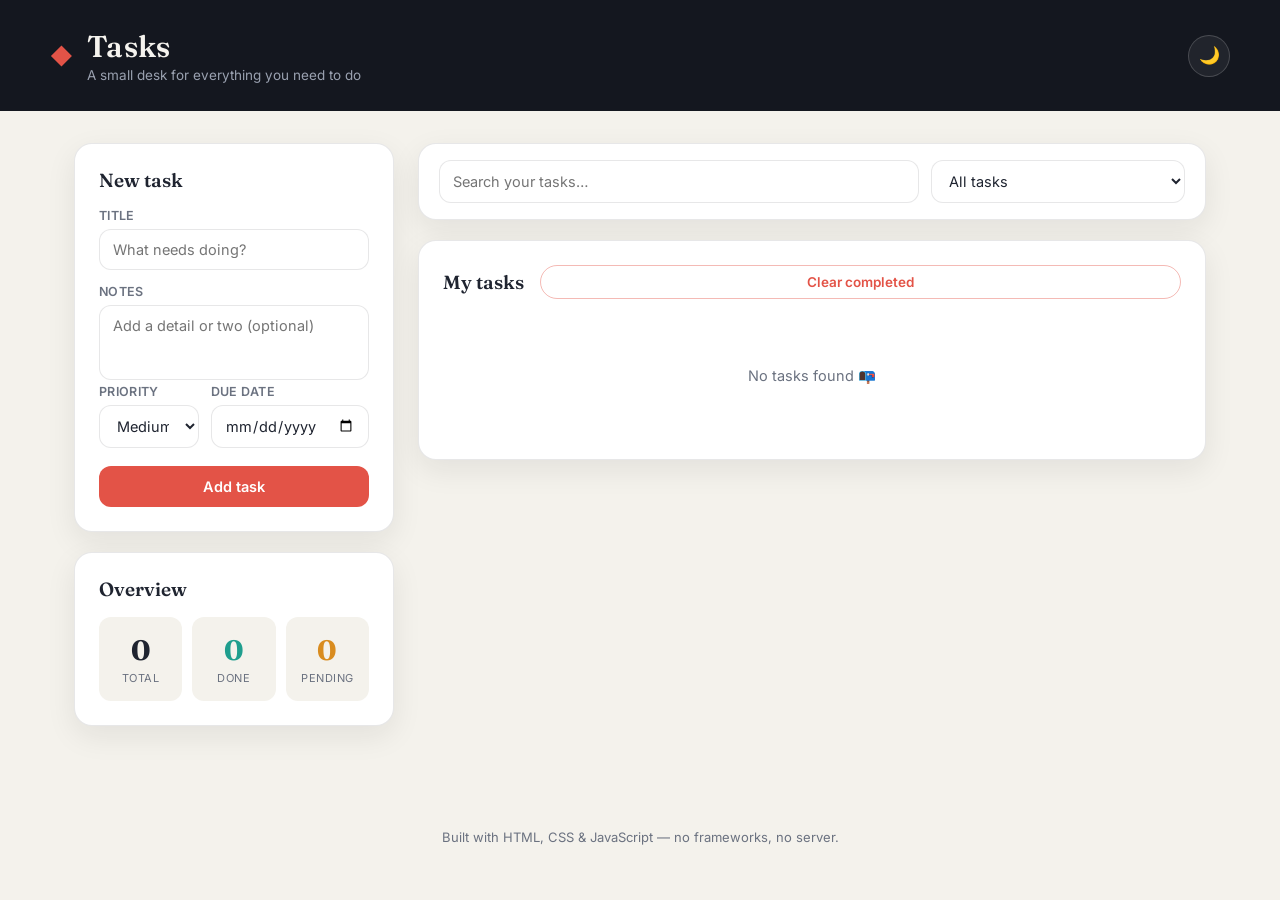
<file: AdvancedTaskManager/index.html>
<!DOCTYPE html>
<html lang="en">
<head>
<meta charset="UTF-8">
<meta name="viewport" content="width=device-width, initial-scale=1.0">
<title>Tasks — Advanced Task Manager</title>
<link rel="preconnect" href="https://fonts.googleapis.com">
<link rel="preconnect" href="https://fonts.gstatic.com" crossorigin>
<link href="https://fonts.googleapis.com/css2?family=Fraunces:opsz,wght@9..144,400;9..144,600;9..144,700&family=Inter:wght@400;500;600;700&display=swap" rel="stylesheet">
<link rel="stylesheet" href="style.css">
</head>
<body>

  <!-- ================= TOP BAR ================= -->
  <header class="topbar">
    <div class="topbar-inner">
      <div class="brand">
        <span class="brand-mark">◆</span>
        <div>
          <h1>Tasks</h1>
          <p class="brand-sub">A small desk for everything you need to do</p>
        </div>
      </div>
      <button id="darkModeToggle" class="theme-btn" aria-label="Toggle dark mode">
        <span class="theme-icon">🌙</span>
      </button>
    </div>
  </header>

  <main class="layout">

    <!-- ================= SIDEBAR ================= -->
    <aside class="sidebar">

      <section class="panel">
        <h2 class="panel-title">New task</h2>

        <label for="taskTitle">Title</label>
        <input type="text" id="taskTitle" placeholder="What needs doing?">

        <label for="taskDescription">Notes</label>
        <textarea id="taskDescription" rows="3" placeholder="Add a detail or two (optional)"></textarea>

        <div class="field-row">
          <div class="field-col">
            <label for="priority">Priority</label>
            <select id="priority">
              <option value="High">High</option>
              <option value="Medium" selected>Medium</option>
              <option value="Low">Low</option>
            </select>
          </div>
          <div class="field-col">
            <label for="dueDate">Due date</label>
            <input type="date" id="dueDate">
          </div>
        </div>

        <div class="button-group">
          <button id="addTaskButton" class="btn btn-primary">Add task</button>
          <button id="updateTaskButton" class="btn btn-warning">Save changes</button>
        </div>
      </section>

      <section class="panel stats-panel">
        <h2 class="panel-title">Overview</h2>
        <div class="stat-grid">
          <div class="stat-tile">
            <span class="stat-number" id="totalTasks">0</span>
            <span class="stat-label">Total</span>
          </div>
          <div class="stat-tile">
            <span class="stat-number stat-done" id="completedTasks">0</span>
            <span class="stat-label">Done</span>
          </div>
          <div class="stat-tile">
            <span class="stat-number stat-pending" id="pendingTasks">0</span>
            <span class="stat-label">Pending</span>
          </div>
        </div>
      </section>

    </aside>

    <!-- ================= MAIN COLUMN ================= -->
    <section class="main-col">

      <section class="panel toolbar-panel">
        <input type="text" id="searchBox" placeholder="Search your tasks…">
        <select id="filter">
          <option value="All">All tasks</option>
          <option value="Completed">Completed</option>
          <option value="Pending">Pending</option>
          <option value="High">High priority</option>
          <option value="Medium">Medium priority</option>
          <option value="Low">Low priority</option>
        </select>
      </section>

      <section class="panel list-panel">
        <div class="list-header">
          <h2 class="panel-title">My tasks</h2>
          <button id="clearCompleted" class="btn btn-danger-ghost">Clear completed</button>
        </div>

        <ul id="taskContainer" class="task-grid"></ul>
      </section>

    </section>

  </main>

  <footer class="page-footer">
    <p>Built with HTML, CSS &amp; JavaScript — no frameworks, no server.</p>
  </footer>

  <script src="script.js"></script>
</body>
</html>
</file>
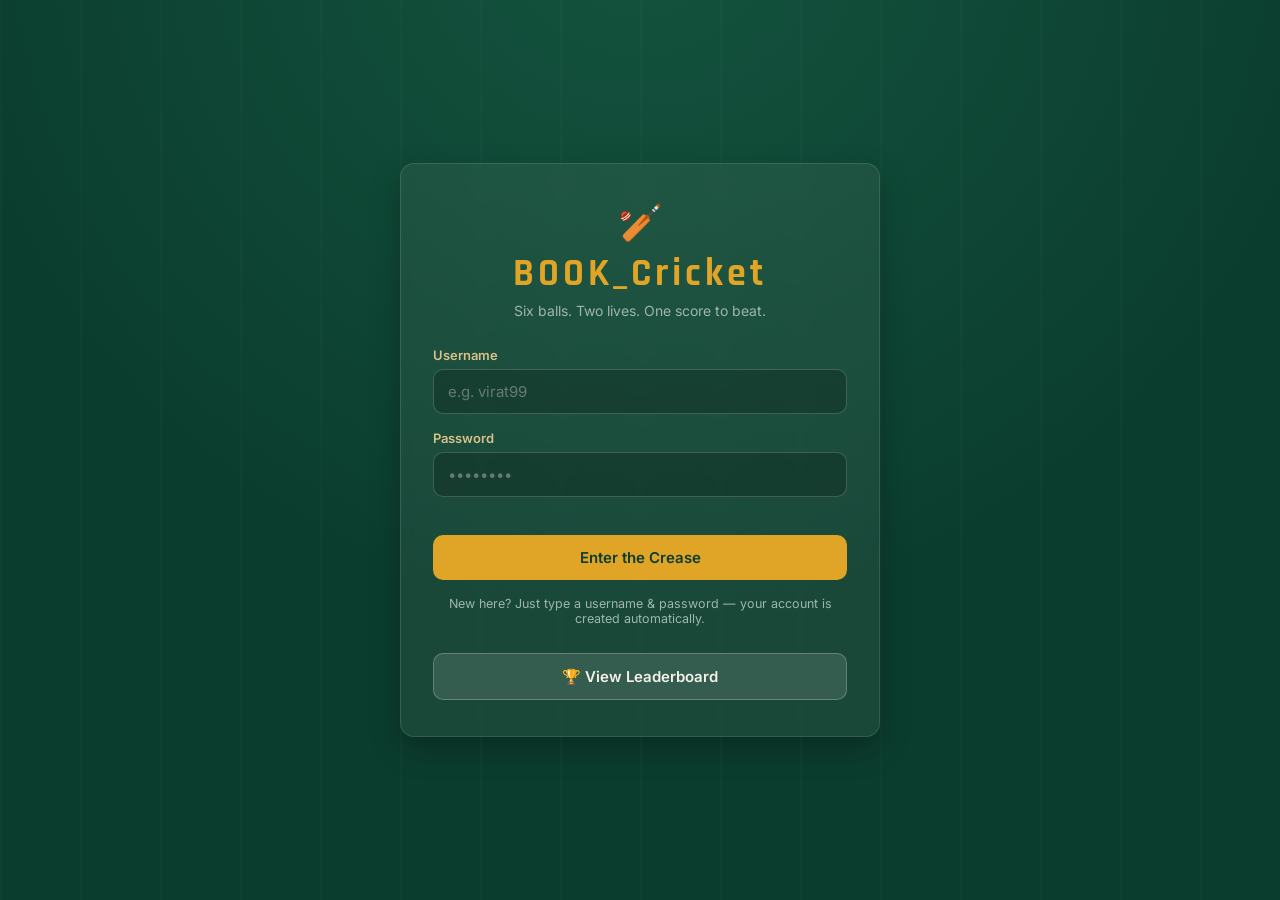
<file: Book_Cricket/index.html>
<!DOCTYPE html>
<html lang="en">
<head>
<meta charset="UTF-8" />
<meta name="viewport" content="width=device-width, initial-scale=1.0" />
<title>Book — Cricket Score Challenge</title>
<link rel="preconnect" href="https://fonts.googleapis.com">
<link rel="preconnect" href="https://fonts.gstatic.com" crossorigin>
<link href="https://fonts.googleapis.com/css2?family=Rajdhani:wght@500;600;700&family=Inter:wght@400;500;600;700&display=swap" rel="stylesheet">
<link rel="stylesheet" href="style.css" />
</head>
<body>

  <!-- ================= LOGIN SCREEN ================= -->
  <section id="login-screen" class="screen active">
    <div class="login-card">
      <div class="brand">
        <span class="brand-ball">🏏</span>
        <h1>BOOK_Cricket</h1>
        <p class="brand-sub">Six balls. Two lives. One score to beat.</p>
      </div>

      <form id="login-form" autocomplete="off">
        <label class="field">
          <span>Username</span>
          <input type="text" id="username" placeholder="e.g. virat99" required />
        </label>
        <label class="field">
          <span>Password</span>
          <input type="password" id="password" placeholder="••••••••" required />
        </label>
        <p id="login-error" class="error-text"></p>
        <button type="submit" class="btn btn-primary">Enter the Crease</button>
      </form>
      <p class="hint">New here? Just type a username &amp; password — your account is created automatically.</p>
      <button type="button" id="login-lb-btn" class="btn btn-secondary lb-trigger-btn">🏆 View Leaderboard</button>
    </div>
  </section>

  <!-- ================= GAME SCREEN ================= -->
  <section id="game-screen" class="screen">
    <header class="topbar">
      <div class="player-chip">
        <span class="dot"></span>
        <span id="player-name">Player</span>
      </div>
      <button id="logout-btn" class="btn btn-ghost">Exit</button>
    </header>

    <div class="scoreboard">
      <div class="stat">
        <span class="stat-value" id="score-value">0</span>
        <span class="stat-label">Runs</span>
      </div>
      <div class="stat-divider"></div>
      <div class="stat">
        <span class="stat-value" id="balls-value">0/6</span>
        <span class="stat-label">Balls</span>
      </div>
      <div class="stat-divider"></div>
      <div class="stat">
        <span class="stat-value" id="outs-value">0/2</span>
        <span class="stat-label">Outs</span>
      </div>
    </div>

    <div class="balls-track" id="balls-track" aria-label="Ball-by-ball results"></div>

    <p id="warning-banner" class="warning-banner hidden">⚠ One chance left — next OUT ends your innings</p>

    <div class="play-area">
      <button id="bowl-btn" class="bowl-btn">
        <span class="bowl-icon">🎯</span>
        <span>Face the Ball</span>
      </button>
      <p id="ball-result" class="ball-result"></p>
    </div>

    <div id="result-panel" class="result-panel hidden">
      <h2 id="result-title">Innings Over</h2>
      <p id="result-score">You scored <strong>0</strong> runs</p>
      <div class="result-actions">
        <button id="try-again-btn" class="btn btn-primary">Try Again</button>
        <button id="view-leaderboard-btn" class="btn btn-secondary">View Leaderboard</button>
      </div>
    </div>
  </section>

  <!-- ================= LEADERBOARD SCREEN ================= -->
  <section id="leaderboard-screen" class="screen">
    <header class="topbar">
      <h2 class="lb-title">🏆 Leaderboard</h2>
      <button id="leaderboard-back-btn" class="btn btn-ghost">Back</button>
    </header>

    <div class="lb-wrap">
      <table class="lb-table">
        <thead>
          <tr>
            <th>Rank</th>
            <th>Player</th>
            <th>Last Score</th>
            <th></th>
          </tr>
        </thead>
        <tbody id="lb-body"></tbody>
      </table>
      <p id="lb-empty" class="lb-empty hidden">No innings played yet. Be the first on the board!</p>
    </div>

    <button id="clear-lb-btn" class="btn btn-danger-outline">Clear All Data</button>
  </section>

  <script src="script.js"></script>
</body>
</html>
</file>
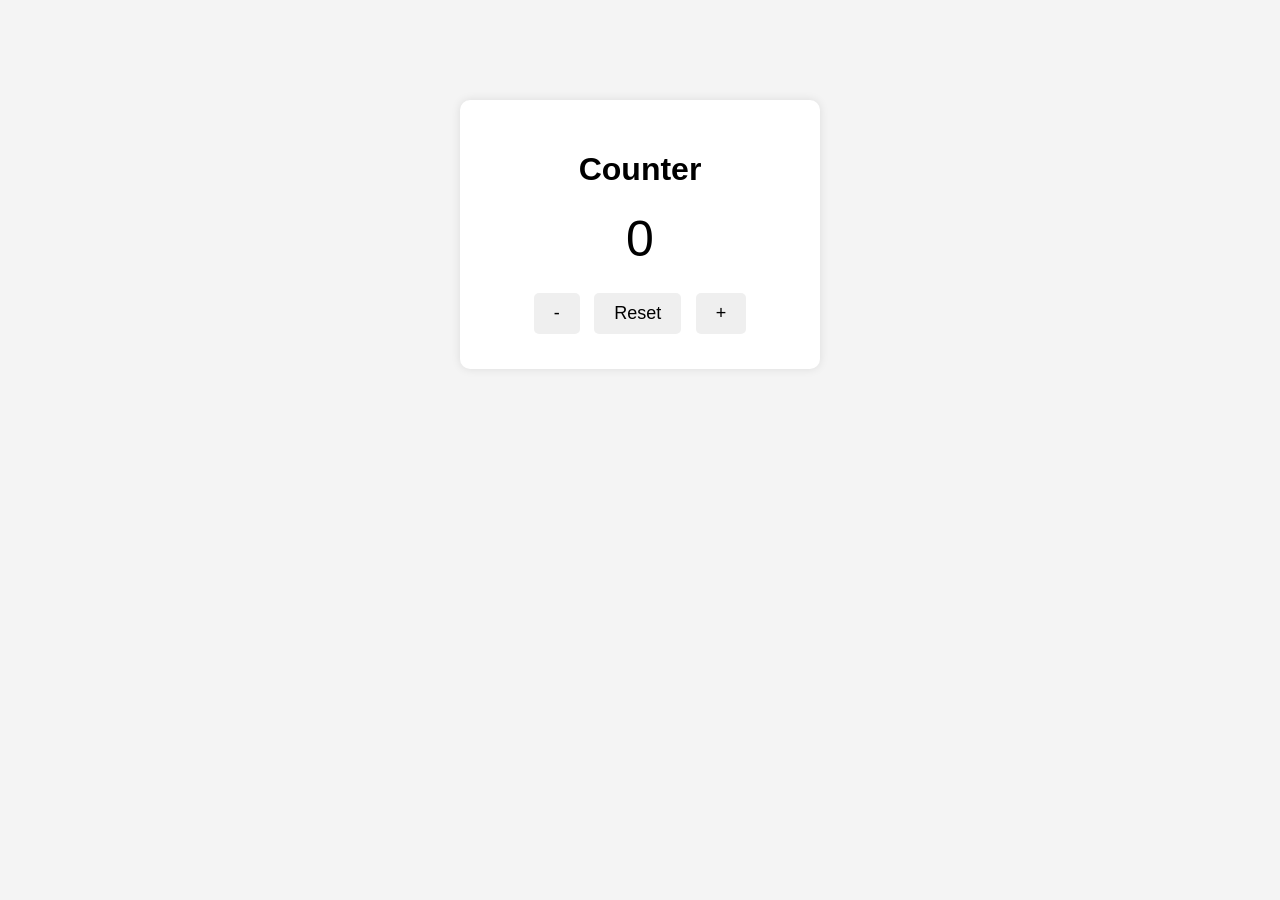
<file: Counter/index.html>
<!DOCTYPE html>
<html lang="en">
<head>
  <meta charset="UTF-8">
  <title>Counter App</title>
  <link rel="stylesheet" href="style.css">
</head>
<body>

  <div class="container">
    <h1>Counter</h1>
    
    <p id="count">0</p>

    <div class="buttons">
      <button onclick="decrease()">-</button>
      <button onclick="reset()">Reset</button>
      <button onclick="increase()">+</button>
    </div>
  </div>

  <script src="script.js"></script>
</body>
</html>
</file>
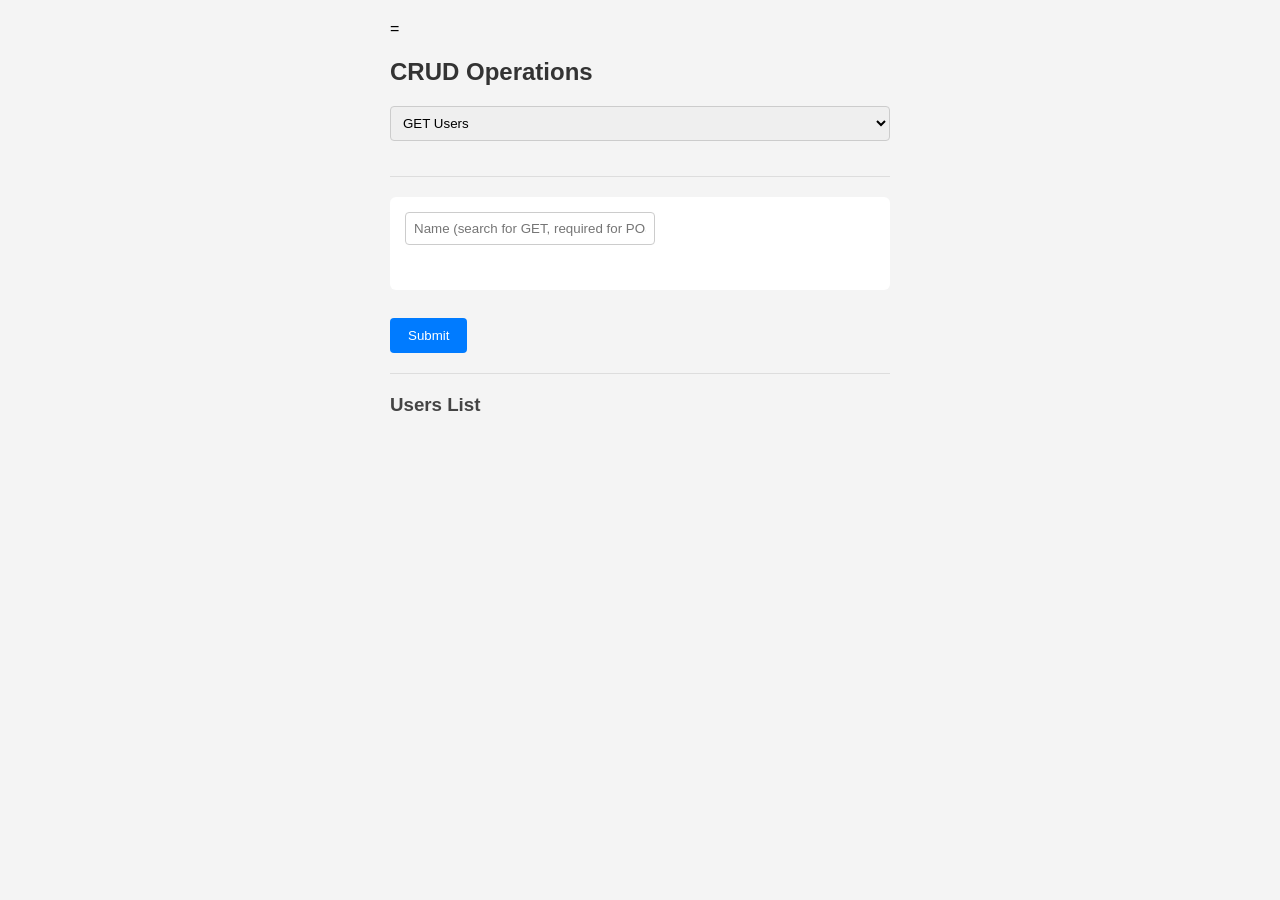
<file: FORM_API_Send/index.html>
=<!DOCTYPE html>
<html>
<head>
  <title>CRUD API App</title>
  <link rel="stylesheet" href="style.css">
</head>
<body>

<h2>CRUD Operations</h2>

<select id="method" onchange="toggleForm()">
  <option value="GET">GET Users</option>
  <option value="POST">POST (Create)</option>
  <option value="PUT">PUT (Update)</option>
  <option value="DELETE">DELETE</option>
</select>

<hr>

<div id="formSection">

  <div id="field-id">
    <input id="id" placeholder="User ID (optional for GET)"><br><br>
  </div>

  <div id="field-name">
    <input id="name" placeholder="Name (search for GET, required for POST/PUT)"><br><br>
  </div>

  <div id="field-email">
    <input id="email" placeholder="Email"><br><br>
  </div>

  <div id="field-gender">
    <label>Gender:</label>
    <input type="radio" name="gender" value="male"> Male
    <input type="radio" name="gender" value="female"> Female
    <br><br>
  </div>

  <div id="field-status">
    <label>Status:</label>
    <select id="status">
      <option value="active">Active</option>
      <option value="inactive">Inactive</option>
    </select>
  </div>

</div>

<br>

<button onclick="handleAction()">Submit</button>

<hr>

<h3>Users List</h3>
<ul id="list"></ul>

<script src="script.js"></script>

</body>
</html>
</file>
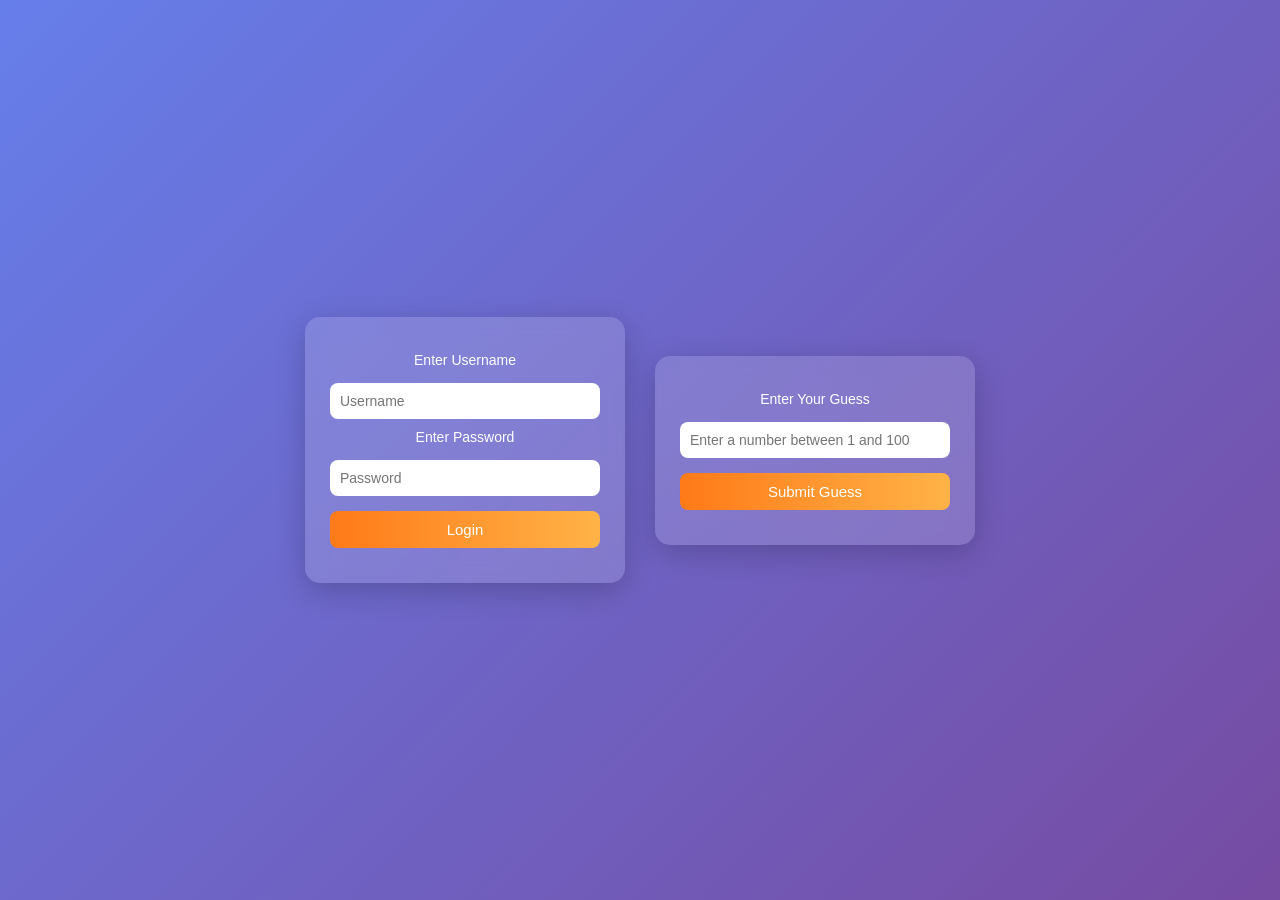
<file: GuesstheNUmberGame/index.html>
<!DOCTYPE html>
<html lang="en">
<head>
    <meta charset="UTF-8">
    <link rel="stylesheet" href="style.css">
    <title>Guess the Number Game</title>
</head>
<body>

<div class="container">
    <p>Enter Username</p>
    <input type="text" id="username" placeholder="Username">

    <p>Enter Password</p>
    <input type="password" id="password" placeholder="Password">

    <button onclick="displaymessage()">Login</button>

    <p id="message"></p>
</div>

<div class="container">
    <p>Enter Your Guess</p>
    <input type="number" id="guess" placeholder="Enter a number between 1 and 100">
    <button onclick="checkGuess()">Submit Guess</button>
    <p id="result"></p>
</div>

<script src="script.js"></script>

</body>
</html>
</file>
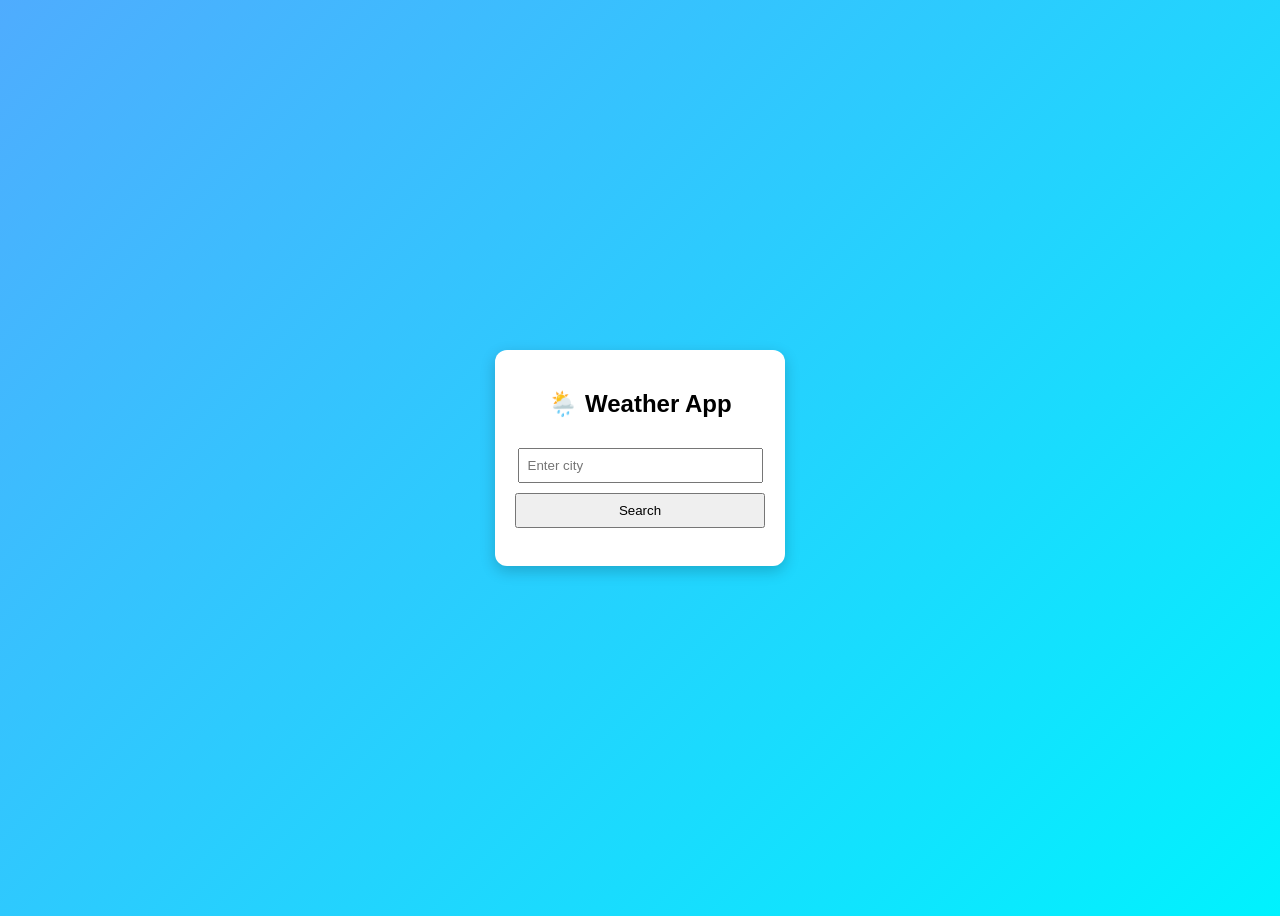
<file: Weather_API/index.html>
<!DOCTYPE html>
<html>
<head>
  <title>Weather App</title>
  <link rel="stylesheet" href="style.css">
</head>
<body>

<div class="card">
  <h2>🌦️ Weather App</h2>

  <input id="city" placeholder="Enter city">
  <button onclick="getWeather()">Search</button>

  <h3 id="cityName"></h3>
  <p id="temp"></p>
  <p id="desc"></p>

</div>

<script src="script.js"></script>
</body>
</html>
</file>
<file: AdvancedTaskManager/style.css>
/* ====================================================================
   TOKENS
   ==================================================================== */
:root {
  --ink: #14171f;
  --ink-soft: #1d212c;
  --paper: #ffffff;
  --paper-dim: #f4f2ec;
  --text-strong: #1f2430;
  --text-muted: #6b7280;
  --border: rgba(20, 23, 31, 0.1);

  --coral: #e35347;
  --amber: #d98c1f;
  --teal: #1f9e8e;
  --violet: #6457c9;

  --radius-lg: 18px;
  --radius-md: 12px;
  --shadow: 0 10px 30px rgba(20, 23, 31, 0.08);

  --font-display: 'Fraunces', serif;
  --font-body: 'Inter', sans-serif;
}

[data-theme="dark"] {
  --ink: #0d1015;
  --ink-soft: #11141b;
  --paper: #1b1f29;
  --paper-dim: #15181f;
  --text-strong: #f1efe9;
  --text-muted: #9aa1b0;
  --border: rgba(241, 239, 233, 0.1);
  --shadow: 0 10px 30px rgba(0, 0, 0, 0.4);
}

* { box-sizing: border-box; }

body {
  margin: 0;
  font-family: var(--font-body);
  background: var(--paper-dim);
  color: var(--text-strong);
  transition: background 0.25s ease, color 0.25s ease;
}

/* ====================================================================
   TOP BAR
   ==================================================================== */
.topbar {
  background: var(--ink);
  padding: 28px 24px;
}
.topbar-inner {
  max-width: 1180px;
  margin: 0 auto;
  display: flex;
  align-items: center;
  justify-content: space-between;
}
.brand { display: flex; align-items: center; gap: 14px; }
.brand-mark {
  font-size: 22px;
  color: var(--coral);
}
.brand h1 {
  font-family: var(--font-display);
  font-weight: 600;
  font-size: 30px;
  color: #f5f3ee;
  margin: 0;
  letter-spacing: 0.3px;
}
.brand-sub {
  margin: 2px 0 0;
  font-size: 13.5px;
  color: #9aa1b0;
}

.theme-btn {
  width: 42px;
  height: 42px;
  border-radius: 50%;
  border: 1px solid rgba(255,255,255,0.18);
  background: rgba(255,255,255,0.06);
  cursor: pointer;
  font-size: 17px;
  display: flex;
  align-items: center;
  justify-content: center;
  transition: background 0.2s ease, transform 0.15s ease;
}
.theme-btn:hover { background: rgba(255,255,255,0.14); transform: rotate(-8deg); }

/* ====================================================================
   LAYOUT
   ==================================================================== */
.layout {
  max-width: 1180px;
  margin: 0 auto;
  padding: 32px 24px 60px;
  display: grid;
  grid-template-columns: 320px 1fr;
  gap: 24px;
  align-items: start;
}

.sidebar { display: flex; flex-direction: column; gap: 20px; position: sticky; top: 24px; }
.main-col { display: flex; flex-direction: column; gap: 20px; }

/* ====================================================================
   PANEL (shared card shell)
   ==================================================================== */
.panel {
  background: var(--paper);
  border-radius: var(--radius-lg);
  padding: 24px;
  box-shadow: var(--shadow);
  border: 1px solid var(--border);
}

.panel-title {
  font-family: var(--font-display);
  font-weight: 600;
  font-size: 19px;
  margin: 0 0 16px;
}

/* ====================================================================
   FORM ELEMENTS
   ==================================================================== */
label {
  display: block;
  font-size: 12.5px;
  font-weight: 600;
  letter-spacing: 0.3px;
  text-transform: uppercase;
  color: var(--text-muted);
  margin: 14px 0 6px;
}
label:first-of-type { margin-top: 0; }

input[type="text"],
input[type="date"],
textarea,
select {
  width: 100%;
  padding: 11px 13px;
  border: 1.5px solid var(--border);
  border-radius: var(--radius-md);
  background: var(--paper);
  color: var(--text-strong);
  font-family: var(--font-body);
  font-size: 14.5px;
  outline: none;
  transition: border-color 0.15s ease;
}
textarea { resize: none; }

input:focus, textarea:focus, select:focus {
  border-color: var(--coral);
}

.field-row {
  display: flex;
  gap: 12px;
}
.field-col { flex: 1; }

/* ====================================================================
   BUTTONS
   ==================================================================== */
.button-group {
  display: flex;
  gap: 10px;
  margin-top: 18px;
}

.btn {
  flex: 1;
  padding: 12px 14px;
  border: none;
  border-radius: var(--radius-md);
  font-family: var(--font-body);
  font-weight: 600;
  font-size: 14.5px;
  cursor: pointer;
  transition: transform 0.12s ease, filter 0.15s ease;
}
.btn:active { transform: scale(0.97); }

.btn-primary { background: var(--coral); color: white; }
.btn-primary:hover { filter: brightness(1.08); }

.btn-warning {
  display: none; /* shown via JS while editing */
  background: var(--amber);
  color: #2a1c00;
}
.btn-warning:hover { filter: brightness(1.08); }

.btn-danger-ghost {
  background: transparent;
  color: var(--coral);
  border: 1.5px solid rgba(227, 83, 71, 0.4);
  padding: 8px 16px;
  font-size: 13.5px;
  border-radius: 999px;
  white-space: nowrap;
}
.btn-danger-ghost:hover { background: rgba(227, 83, 71, 0.08); }

/* ====================================================================
   STATS PANEL
   ==================================================================== */
.stat-grid {
  display: grid;
  grid-template-columns: repeat(3, 1fr);
  gap: 10px;
}
.stat-tile {
  background: var(--paper-dim);
  border-radius: var(--radius-md);
  padding: 16px 8px;
  text-align: center;
}
.stat-number {
  display: block;
  font-family: var(--font-display);
  font-size: 28px;
  font-weight: 700;
  color: var(--text-strong);
}
.stat-number.stat-done { color: var(--teal); }
.stat-number.stat-pending { color: var(--amber); }
.stat-label {
  display: block;
  font-size: 11px;
  text-transform: uppercase;
  letter-spacing: 0.5px;
  color: var(--text-muted);
  margin-top: 4px;
}

/* ====================================================================
   TOOLBAR (search + filter)
   ==================================================================== */
.toolbar-panel {
  display: flex;
  gap: 12px;
  padding: 16px 20px;
}
.toolbar-panel input { flex: 2; }
.toolbar-panel select { flex: 1; }

/* ====================================================================
   LIST HEADER  (this is the bug fix — proper flex with no overlap)
   ==================================================================== */
.list-header {
  display: flex;
  align-items: center;
  justify-content: space-between;
  gap: 16px;
  margin-bottom: 18px;
  flex-wrap: wrap;
}
.list-header .panel-title { margin: 0; }

/* ====================================================================
   TASK GRID
   ==================================================================== */
.task-grid {
  list-style: none;
  margin: 0;
  padding: 0;
  display: grid;
  gap: 14px;
}

/* ====================================================================
   TASK CARD — signature element: die-cut priority tab
   ==================================================================== */
.task-card {
  position: relative;
  display: flex;
  gap: 16px;
  align-items: flex-start;
  background: var(--paper-dim);
  border-radius: var(--radius-md);
  padding: 18px 18px 18px 22px;
  border: 1px solid var(--border);
  animation: cardIn 0.3s ease;
}

@keyframes cardIn {
  from { opacity: 0; transform: translateY(6px); }
  to { opacity: 1; transform: translateY(0); }
}

/* the colored corner tab — looks like a punched file-folder tab */
.priority-tab {
  position: absolute;
  top: -1px;
  left: 14px;
  width: 30px;
  height: 18px;
  border-radius: 0 0 6px 6px;
  display: flex;
  align-items: center;
  justify-content: center;
  font-family: var(--font-display);
  font-weight: 700;
  font-size: 12px;
  color: white;
}
.task-card[data-priority="high"] .priority-tab { background: var(--coral); }
.task-card[data-priority="medium"] .priority-tab { background: var(--amber); }
.task-card[data-priority="low"] .priority-tab { background: var(--teal); }

.task-body { flex: 1; min-width: 0; padding-top: 6px; }
.task-body h3 {
  font-family: var(--font-display);
  font-size: 18px;
  font-weight: 600;
  margin: 0 0 4px;
}
.task-body p {
  margin: 0 0 10px;
  font-size: 14px;
  color: var(--text-muted);
  line-height: 1.45;
}

.task-card.finished .task-body h3,
.task-card.finished .task-body p {
  text-decoration: line-through;
  opacity: 0.55;
}

.task-meta {
  display: flex;
  flex-wrap: wrap;
  gap: 8px;
}
.meta-chip {
  font-size: 12px;
  padding: 4px 10px;
  border-radius: 999px;
  background: var(--paper);
  border: 1px solid var(--border);
  color: var(--text-muted);
}
.meta-chip.status-completed { color: var(--teal); border-color: rgba(31,158,142,0.3); }
.meta-chip.status-pending { color: var(--amber); border-color: rgba(217,140,31,0.3); }

/* ====================================================================
   TASK ACTIONS — stamp button + icon buttons
   ==================================================================== */
.task-actions {
  display: flex;
  flex-direction: column;
  align-items: center;
  gap: 8px;
  padding-top: 6px;
}

.stamp-btn {
  width: 38px;
  height: 38px;
  border-radius: 50%;
  border: 2px solid var(--teal);
  background: transparent;
  color: var(--teal);
  font-size: 16px;
  cursor: pointer;
  transition: transform 0.15s ease, background 0.15s ease, color 0.15s ease;
}
.stamp-btn:hover { transform: scale(1.08); }
.task-card.finished .stamp-btn {
  background: var(--teal);
  color: white;
  transform: rotate(-8deg);
}

.icon-btn {
  width: 32px;
  height: 32px;
  border-radius: 50%;
  border: none;
  background: var(--paper);
  color: var(--text-muted);
  font-size: 13px;
  cursor: pointer;
  transition: background 0.15s ease, color 0.15s ease;
}
.icon-btn.edit-btn:hover { background: rgba(217,140,31,0.15); color: var(--amber); }
.icon-btn.delete-btn:hover { background: rgba(227,83,71,0.15); color: var(--coral); }

/* ====================================================================
   EMPTY STATE
   ==================================================================== */
.empty {
  list-style: none;
  text-align: center;
  padding: 50px 20px;
  color: var(--text-muted);
  font-size: 14.5px;
}

/* ====================================================================
   FOOTER
   ==================================================================== */
.page-footer {
  text-align: center;
  padding: 30px;
  color: var(--text-muted);
  font-size: 13px;
}

/* ====================================================================
   SCROLLBAR
   ==================================================================== */
::-webkit-scrollbar { width: 10px; }
::-webkit-scrollbar-thumb { background: var(--coral); border-radius: 10px; }
::-webkit-scrollbar-track { background: var(--paper-dim); }

/* ====================================================================
   RESPONSIVE
   ==================================================================== */
@media (max-width: 900px) {
  .layout { grid-template-columns: 1fr; }
  .sidebar { position: static; }
}

@media (max-width: 560px) {
  .topbar-inner { flex-wrap: wrap; gap: 14px; }
  .field-row { flex-direction: column; }
  .toolbar-panel { flex-direction: column; }
  .task-card { flex-direction: column; }
  .task-actions { flex-direction: row; align-self: flex-end; }
  .button-group { flex-direction: column; }
}

/* ====================================================================
   ACCESSIBILITY
   ==================================================================== */
button:focus-visible, input:focus-visible, textarea:focus-visible, select:focus-visible {
  outline: 2px solid var(--coral);
  outline-offset: 2px;
}

@media (prefers-reduced-motion: reduce) {
  *, *::before, *::after {
    animation-duration: 0.001ms !important;
    transition-duration: 0.001ms !important;
  }
}
</file>
<file: Book_Cricket/style.css>
/* ============================================
   TOKENS
   ============================================ */
:root {
  --pitch-green: #0b3d2e;
  --pitch-green-light: #14543f;
  --tan: #d9c18a;
  --chalk: #f5f1e8;
  --ball-red: #c8443c;
  --navy: #16324f;
  --gold: #e0a526;
  --text-dim: #9fb6ac;
  --radius: 14px;
  --shadow: 0 12px 30px rgba(0, 0, 0, 0.25);
  --font-display: 'Rajdhani', sans-serif;
  --font-body: 'Inter', sans-serif;
}

* { box-sizing: border-box; }

body {
  margin: 0;
  min-height: 100vh;
  font-family: var(--font-body);
  background: radial-gradient(circle at 50% -10%, var(--pitch-green-light), var(--pitch-green) 60%);
  color: var(--chalk);
  display: flex;
  align-items: center;
  justify-content: center;
  padding: 24px;
}

/* subtle pitch lines texture */
body::before {
  content: "";
  position: fixed;
  inset: 0;
  background-image:
    repeating-linear-gradient(90deg, rgba(255,255,255,0.02) 0 2px, transparent 2px 80px);
  pointer-events: none;
}

.screen { display: none; width: 100%; max-width: 480px; }
.screen.active { display: block; animation: fadeIn 0.35s ease; }

@keyframes fadeIn {
  from { opacity: 0; transform: translateY(8px); }
  to { opacity: 1; transform: translateY(0); }
}

/* ============================================
   LOGIN SCREEN
   ============================================ */
.login-card {
  background: rgba(245, 241, 232, 0.06);
  border: 1px solid rgba(245, 241, 232, 0.12);
  border-radius: var(--radius);
  padding: 36px 32px;
  box-shadow: var(--shadow);
  backdrop-filter: blur(6px);
}

.brand { text-align: center; margin-bottom: 28px; }
.brand-ball { font-size: 36px; display: inline-block; }
.brand h1 {
  font-family: var(--font-display);
  font-size: 38px;
  letter-spacing: 4px;
  margin: 6px 0 4px;
  color: var(--gold);
}
.brand-sub { color: var(--text-dim); font-size: 14px; margin: 0; }

.field {
  display: block;
  margin-bottom: 16px;
}
.field span {
  display: block;
  font-size: 13px;
  font-weight: 600;
  margin-bottom: 6px;
  color: var(--tan);
}
.field input {
  width: 100%;
  padding: 12px 14px;
  border-radius: 10px;
  border: 1px solid rgba(245, 241, 232, 0.2);
  background: rgba(0, 0, 0, 0.2);
  color: var(--chalk);
  font-size: 15px;
  font-family: var(--font-body);
  outline: none;
  transition: border-color 0.2s, background 0.2s;
}
.field input:focus {
  border-color: var(--gold);
  background: rgba(0, 0, 0, 0.3);
}
.field input::placeholder { color: rgba(245,241,232,0.35); }

.error-text {
  color: var(--ball-red);
  font-size: 13px;
  min-height: 18px;
  margin: -6px 0 10px;
}

.hint {
  text-align: center;
  font-size: 12.5px;
  color: var(--text-dim);
  margin-top: 16px;
}

.lb-trigger-btn {
  width: 100%;
  margin-top: 14px;
}

.login-lb-wrap {
  margin-top: 22px;
  background: rgba(245, 241, 232, 0.06);
  border: 1px solid rgba(245, 241, 232, 0.12);
  border-radius: var(--radius);
  padding: 18px 16px;
  box-shadow: var(--shadow);
}
.login-lb-title {
  font-family: var(--font-display);
  font-size: 17px;
  color: var(--gold);
  margin: 0 0 10px;
  text-align: center;
}

/* ============================================
   BUTTONS
   ============================================ */
.btn {
  font-family: var(--font-body);
  font-weight: 600;
  font-size: 15px;
  border: none;
  border-radius: 10px;
  padding: 13px 22px;
  cursor: pointer;
  transition: transform 0.12s ease, filter 0.15s ease, background 0.15s ease;
}
.btn:active { transform: scale(0.97); }
.btn-primary {
  width: 100%;
  background: var(--gold);
  color: var(--pitch-green);
}
.btn-primary:hover { filter: brightness(1.08); }

.btn-secondary {
  background: rgba(245,241,232,0.12);
  color: var(--chalk);
  border: 1px solid rgba(245,241,232,0.25);
}
.btn-secondary:hover { background: rgba(245,241,232,0.2); }

.btn-ghost {
  background: transparent;
  color: var(--tan);
  border: 1px solid rgba(217,193,138,0.4);
  padding: 8px 16px;
  font-size: 13px;
}
.btn-ghost:hover { background: rgba(217,193,138,0.1); }

.btn-danger-outline {
  display: block;
  margin: 24px auto 0;
  background: transparent;
  color: var(--ball-red);
  border: 1px solid rgba(200,68,60,0.5);
  font-size: 13px;
  padding: 10px 18px;
}
.btn-danger-outline:hover { background: rgba(200,68,60,0.1); }

/* ============================================
   GAME SCREEN
   ============================================ */
.topbar {
  display: flex;
  align-items: center;
  justify-content: space-between;
  margin-bottom: 22px;
}
.player-chip {
  display: flex;
  align-items: center;
  gap: 8px;
  background: rgba(245,241,232,0.08);
  padding: 8px 14px;
  border-radius: 999px;
  font-size: 14px;
  font-weight: 600;
}
.player-chip .dot {
  width: 8px; height: 8px;
  border-radius: 50%;
  background: #4caf6b;
  box-shadow: 0 0 0 3px rgba(76,175,107,0.2);
}

.scoreboard {
  display: flex;
  align-items: center;
  justify-content: space-between;
  background: linear-gradient(160deg, var(--navy), #0e2236);
  border-radius: var(--radius);
  padding: 22px 18px;
  box-shadow: var(--shadow);
  margin-bottom: 18px;
}
.stat { flex: 1; text-align: center; }
.stat-value {
  display: block;
  font-family: var(--font-display);
  font-size: 32px;
  font-weight: 700;
  color: var(--gold);
  line-height: 1;
}
.stat-label {
  display: block;
  font-size: 11.5px;
  letter-spacing: 1.5px;
  text-transform: uppercase;
  color: var(--text-dim);
  margin-top: 6px;
}
.stat-divider {
  width: 1px;
  height: 36px;
  background: rgba(245,241,232,0.15);
}

.balls-track {
  display: flex;
  gap: 8px;
  justify-content: center;
  margin-bottom: 14px;
  min-height: 38px;
  flex-wrap: wrap;
}
.ball-chip {
  width: 36px;
  height: 36px;
  border-radius: 50%;
  display: flex;
  align-items: center;
  justify-content: center;
  font-family: var(--font-display);
  font-weight: 700;
  font-size: 14px;
  background: rgba(245,241,232,0.1);
  border: 1px solid rgba(245,241,232,0.2);
  animation: popIn 0.3s ease;
}
.ball-chip.out {
  background: var(--ball-red);
  border-color: var(--ball-red);
  color: white;
}
.ball-chip.runs-4 { background: rgba(224,165,38,0.25); border-color: var(--gold); }
.ball-chip.runs-6 { background: var(--gold); color: var(--pitch-green); border-color: var(--gold); }
.ball-chip.dot { border-color: rgba(200,68,60,0.5); color: var(--text-dim); }

@keyframes popIn {
  from { transform: scale(0.4); opacity: 0; }
  to { transform: scale(1); opacity: 1; }
}

.warning-banner {
  text-align: center;
  background: rgba(200,68,60,0.15);
  border: 1px solid rgba(200,68,60,0.4);
  color: #ffb3ad;
  font-size: 13px;
  font-weight: 600;
  padding: 8px 12px;
  border-radius: 8px;
  margin-bottom: 14px;
}
.hidden { display: none !important; }

.play-area {
  text-align: center;
  margin: 28px 0;
}
.bowl-btn {
  font-family: var(--font-display);
  font-size: 18px;
  font-weight: 700;
  letter-spacing: 1px;
  color: var(--pitch-green);
  background: var(--gold);
  border: none;
  border-radius: 999px;
  padding: 18px 38px;
  display: inline-flex;
  align-items: center;
  gap: 10px;
  cursor: pointer;
  box-shadow: 0 10px 24px rgba(224,165,38,0.35);
  transition: transform 0.12s ease, box-shadow 0.15s ease;
}
.bowl-btn:hover { transform: translateY(-2px); box-shadow: 0 14px 28px rgba(224,165,38,0.45); }
.bowl-btn:active { transform: scale(0.96); }
.bowl-btn:disabled {
  opacity: 0.4;
  cursor: not-allowed;
  box-shadow: none;
  transform: none;
}
.bowl-icon { font-size: 20px; }

.ball-result {
  margin-top: 16px;
  font-family: var(--font-display);
  font-size: 22px;
  font-weight: 700;
  min-height: 30px;
  color: var(--tan);
}

.result-panel {
  text-align: center;
  background: rgba(245,241,232,0.06);
  border: 1px solid rgba(245,241,232,0.15);
  border-radius: var(--radius);
  padding: 28px 20px;
  margin-top: 10px;
}
.result-panel h2 {
  font-family: var(--font-display);
  color: var(--ball-red);
  margin: 0 0 8px;
  font-size: 24px;
}
.result-panel p { color: var(--chalk); margin: 0 0 18px; }
.result-actions {
  display: flex;
  gap: 10px;
  justify-content: center;
  flex-wrap: wrap;
}

/* ============================================
   LEADERBOARD SCREEN
   ============================================ */
.lb-title {
  font-family: var(--font-display);
  font-size: 22px;
  color: var(--gold);
  margin: 0;
}
.lb-wrap {
  background: rgba(245,241,232,0.06);
  border: 1px solid rgba(245,241,232,0.12);
  border-radius: var(--radius);
  overflow: hidden;
}
.lb-table {
  width: 100%;
  border-collapse: collapse;
  font-size: 14px;
}
.lb-table th {
  text-align: left;
  font-size: 11.5px;
  letter-spacing: 1px;
  text-transform: uppercase;
  color: var(--text-dim);
  padding: 14px 16px;
  border-bottom: 1px solid rgba(245,241,232,0.12);
}
.lb-table td {
  padding: 12px 16px;
  border-bottom: 1px solid rgba(245,241,232,0.08);
}
.lb-table tr:last-child td { border-bottom: none; }
.lb-rank {
  font-family: var(--font-display);
  font-weight: 700;
  color: var(--gold);
}
.lb-name { font-weight: 600; }
.lb-score {
  font-family: var(--font-display);
  font-weight: 700;
  color: var(--tan);
}
.lb-delete {
  background: none;
  border: none;
  cursor: pointer;
  font-size: 15px;
  opacity: 0.6;
  transition: opacity 0.15s;
}
.lb-delete:hover { opacity: 1; }

.lb-empty {
  text-align: center;
  color: var(--text-dim);
  padding: 30px 16px;
  font-size: 14px;
}

/* ============================================
   RESPONSIVE
   ============================================ */
@media (max-width: 420px) {
  .login-card { padding: 28px 22px; }
  .brand h1 { font-size: 30px; }
  .stat-value { font-size: 26px; }
  .bowl-btn { padding: 16px 28px; font-size: 16px; }
}

/* Accessibility: visible focus rings */
button:focus-visible, input:focus-visible {
  outline: 2px solid var(--gold);
  outline-offset: 2px;
}

@media (prefers-reduced-motion: reduce) {
  *, *::before, *::after {
    animation-duration: 0.001ms !important;
    transition-duration: 0.001ms !important;
  }
}
</file>
<file: Counter/style.css>
body {
  font-family: Arial, sans-serif;
  background: #f4f4f4;
  text-align: center;
  margin-top: 100px;
}

.container {
  background: white;
  padding: 30px;
  width: 300px;
  margin: auto;
  border-radius: 10px;
  box-shadow: 0 0 10px rgba(0,0,0,0.1);
}

#count {
  font-size: 50px;
  margin: 20px 0;
}

button {
  padding: 10px 20px;
  margin: 5px;
  font-size: 18px;
  border: none;
  border-radius: 5px;
  cursor: pointer;
}

button:hover {
  background: #ddd;
}
</file>
<file: FORM_API_Send/style.css>
body {
  font-family: Arial, sans-serif;
  background: #f4f4f4;
  padding: 20px;
  max-width: 500px;
  margin: 0 auto;
}

h2 {
  color: #333;
}

h3 {
  color: #444;
  margin-top: 20px;
}

select#method {
  padding: 8px;
  width: 100%;
  margin-bottom: 15px;
}

#formSection {
  background: white;
  padding: 15px;
  border-radius: 6px;
}

#formSection > div {
  margin-bottom: 12px;
}

input[type="text"],
input:not([type="radio"]),
select {
  padding: 8px;
  width: 250px;
  border: 1px solid #ccc;
  border-radius: 4px;
}

label {
  font-weight: bold;
  margin-right: 8px;
  display: inline-block;

}

input[type="radio"] {
  width: auto;
  margin-right: 4px;
}

button {
  padding: 10px 18px;
  background: #007bff;
  color: white;
  border: none;
  border-radius: 4px;
  cursor: pointer;
  margin-top: 10px;
}

button:hover {
  background: #0056b3;
}

hr {
  border: none;
  border-top: 1px solid #ddd;
  margin: 20px 0;
}

ul {
  list-style: none;
  padding: 0;
}

li {
  background: white;
  margin: 5px 0;
  padding: 10px;
  border-radius: 5px;
  border-left: 3px solid #007bff;
}
</file>
<file: GuesstheNUmberGame/style.css>
/* Reset */
* {
  margin: 0;
  padding: 0;
  box-sizing: border-box;
}

/* Background */
body {
  font-family: 'Segoe UI', sans-serif;
  background: linear-gradient(135deg, #667eea, #764ba2);
  min-height: 100vh;
  display: flex;
  justify-content: center;
  align-items: center;
  gap: 30px;
}

/* Container (Glass effect) */
.container {
  background: rgba(255, 255, 255, 0.15);
  backdrop-filter: blur(10px);
  padding: 25px;
  width: 320px;
  border-radius: 15px;
  box-shadow: 0 8px 30px rgba(0,0,0,0.2);
  color: white;
  text-align: center;
  transition: transform 0.3s ease;
}

.container:hover {
  transform: translateY(-5px);
}

/* Headings */
p {
  margin: 10px 0;
  font-size: 14px;
}

/* Inputs */
input {
  width: 100%;
  padding: 10px;
  margin-top: 5px;
  border: none;
  border-radius: 8px;
  outline: none;
  font-size: 14px;
}

/* Buttons */
button {
  margin-top: 15px;
  padding: 10px;
  width: 100%;
  border: none;
  border-radius: 8px;
  background: #ff7a18;
  background: linear-gradient(to right, #ff7a18, #ffb347);
  color: white;
  font-size: 15px;
  cursor: pointer;
  transition: 0.3s;
}

button:hover {
  transform: scale(1.05);
  opacity: 0.9;
}

/* Messages */
#message {
  margin-top: 10px;
  font-weight: bold;
}

#result {
  margin-top: 10px;
  font-weight: bold;
  font-size: 16px;
}
</file>
<file: Weather_API/style.css>
body {
  font-family: Arial;
  background: linear-gradient(135deg,#4facfe,#00f2fe);
  display: flex;
  justify-content: center;
  align-items: center;
  height: 100vh;
}

.card {
  background: white;
  padding: 20px;
  border-radius: 12px;
  text-align: center;
  width: 250px;
  box-shadow: 0 5px 15px rgba(0,0,0,0.2);
}

input {
  width: 90%;
  padding: 8px;
  margin: 10px 0;
}

button {
  width: 100%;
  padding: 8px;
  cursor: pointer;
}

h3 {
  margin-top: 15px;
}
</file>
